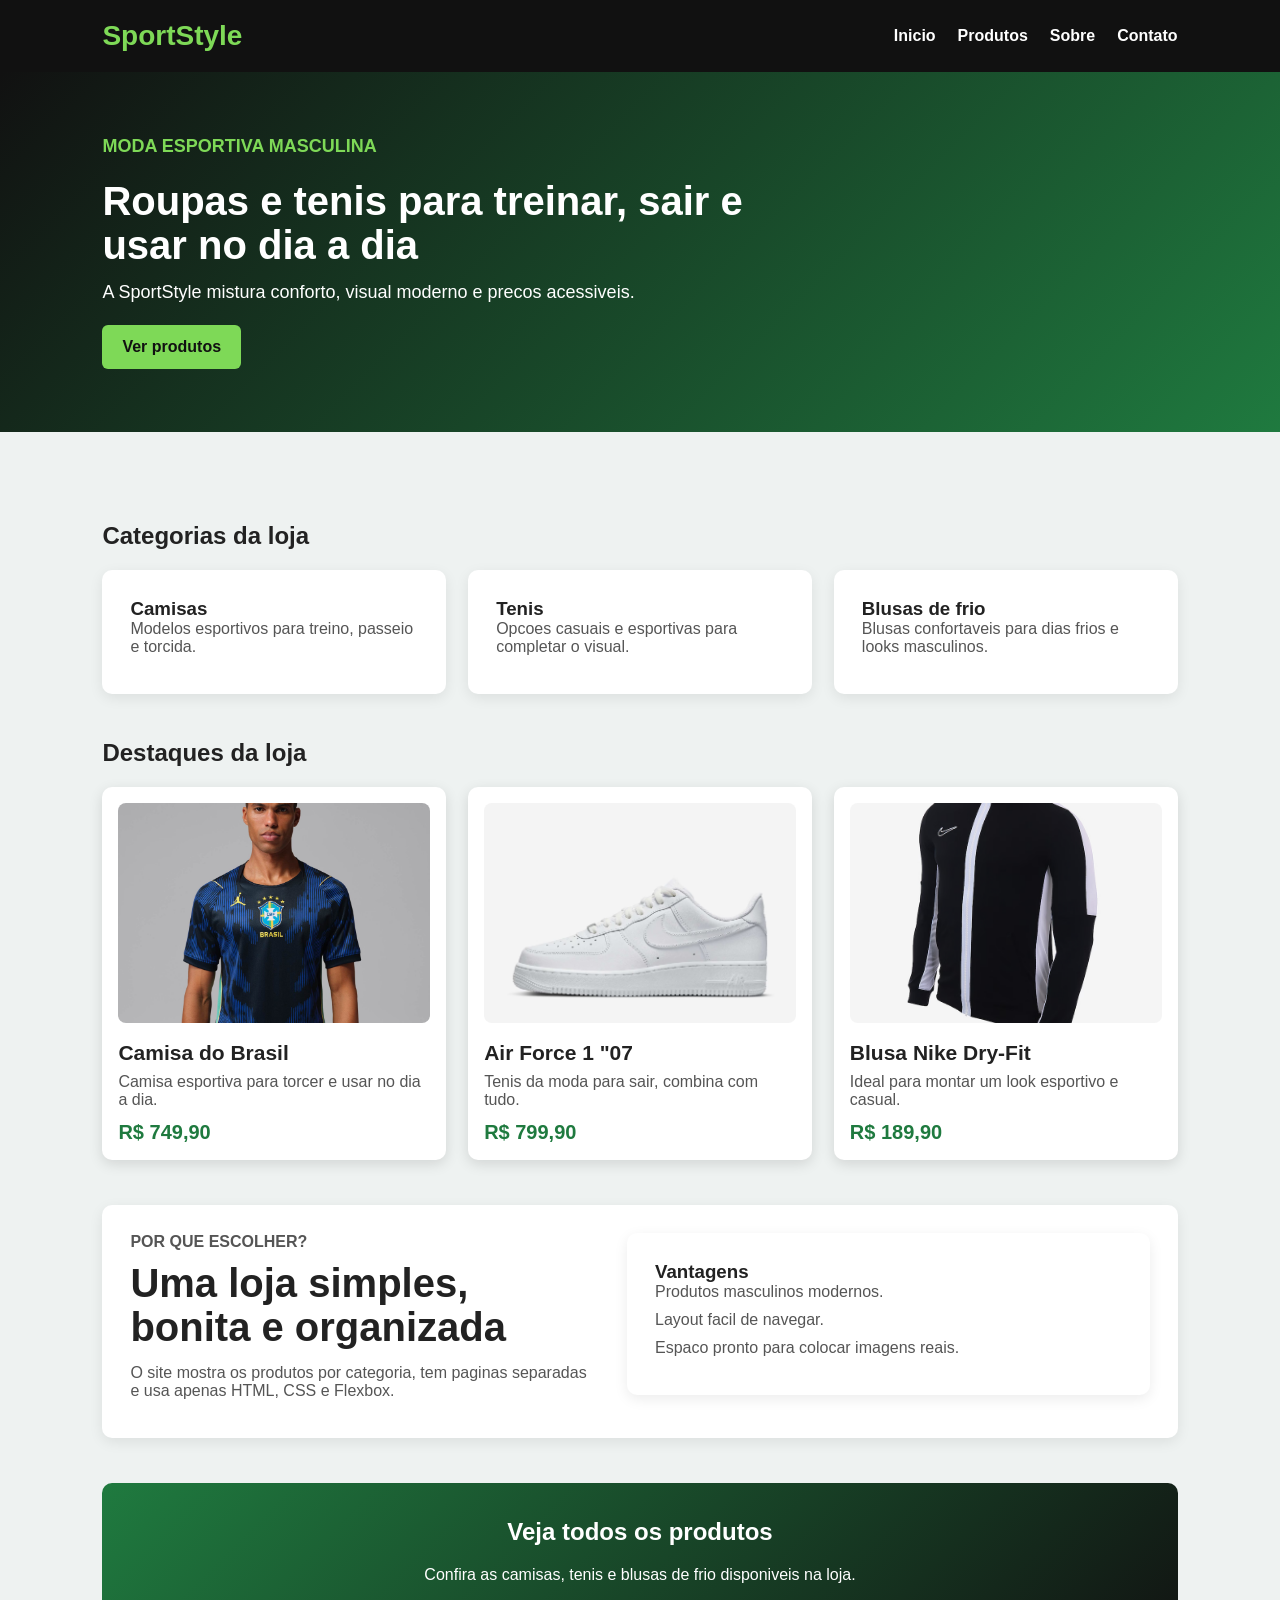
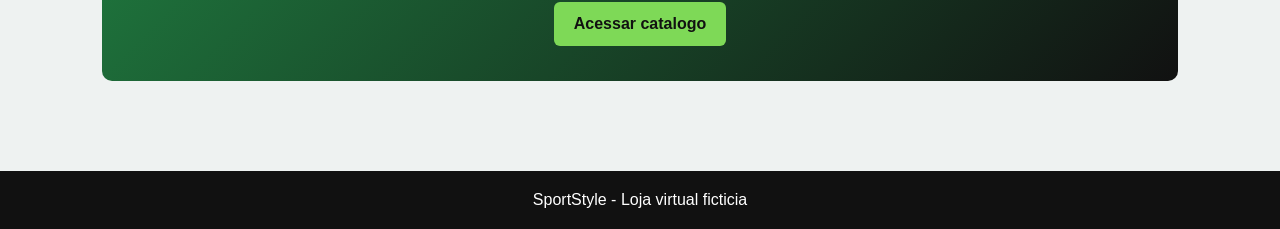
<file: index.html>
<!DOCTYPE html>
<html lang="pt-br">
<head>
    <meta charset="UTF-8">
    <meta name="viewport" content="width=device-width, initial-scale=1.0">
    <title>SportStyle</title>
    <link rel="stylesheet" href="style.css">
</head>
<body>
    <header>
        <h1>SportStyle</h1>

        <nav>
            <a href="index.html">Inicio</a>
            <a href="produtos.html">Produtos</a>
            <a href="sobre.html">Sobre</a>
            <a href="contato.html">Contato</a>
        </nav>
    </header>

    <section class="banner">
        <div class="banner-texto">
            <p class="tag">Moda esportiva masculina</p>
            <h2>Roupas e tenis para treinar, sair e usar no dia a dia</h2>
            <p>A SportStyle mistura conforto, visual moderno e precos acessiveis.</p>
            <a class="botao" href="produtos.html">Ver produtos</a>
        </div>
    </section>

    <main>
        <section>
            <h2>Categorias da loja</h2>

            <div class="categorias">
                <div class="caixa">
                    <h3>Camisas</h3>
                    <p>Modelos esportivos para treino, passeio e torcida.</p>
                </div>

                <div class="caixa">
                    <h3>Tenis</h3>
                    <p>Opcoes casuais e esportivas para completar o visual.</p>
                </div>

                <div class="caixa">
                    <h3>Blusas de frio</h3>
                    <p>Blusas confortaveis para dias frios e looks masculinos.</p>
                </div>
            </div>
        </section>

        <section>
            <h2>Destaques da loja</h2>

            <div class="produtos">
                <div class="card">
                    <img src="imagens/brasil.avif" alt="Camisa do Brasil">
                    <h3>Camisa do Brasil</h3>
                    <p>Camisa esportiva para torcer e usar no dia a dia.</p>
                    <strong>R$ 749,90</strong>
                </div>

                <div class="card">
                    <img src="imagens/Air Force.avif" alt="Tenis casual masculino">
                    <h3>Air Force 1 "07</h3>
                    <p>Tenis da moda para sair, combina com tudo.</p>
                    <strong>R$ 799,90</strong>
                </div>

                <div class="card">
                    <img src="imagens/blusanikedrifit.avif" alt="Blusa de frio preta">
                    <h3>Blusa Nike Dry-Fit</h3>
                    <p>Ideal para montar um look esportivo e casual.</p>
                    <strong>R$ 189,90</strong>
                </div>
            </div>
        </section>

        <section class="sobre-pagina">
            <div>
                <p class="tag">Por que escolher?</p>
                <h2>Uma loja simples, bonita e organizada</h2>
                <p>
                    O site mostra os produtos por categoria, tem paginas separadas
                    e usa apenas HTML, CSS e Flexbox.
                </p>
            </div>

            <div class="caixa">
                <h3>Vantagens</h3>
                <p>Produtos masculinos modernos.</p>
                <p>Layout facil de navegar.</p>
                <p>Espaco pronto para colocar imagens reais.</p>
            </div>
        </section>

        <section class="chamada">
            <h2>Veja todos os produtos</h2>
            <p>Confira as camisas, tenis e blusas de frio disponiveis na loja.</p>
            <a class="botao" href="produtos.html">Acessar catalogo</a>
        </section>
    </main>

    <footer>
        <p>SportStyle - Loja virtual ficticia</p>
    </footer>
</body>
</html>
</file>
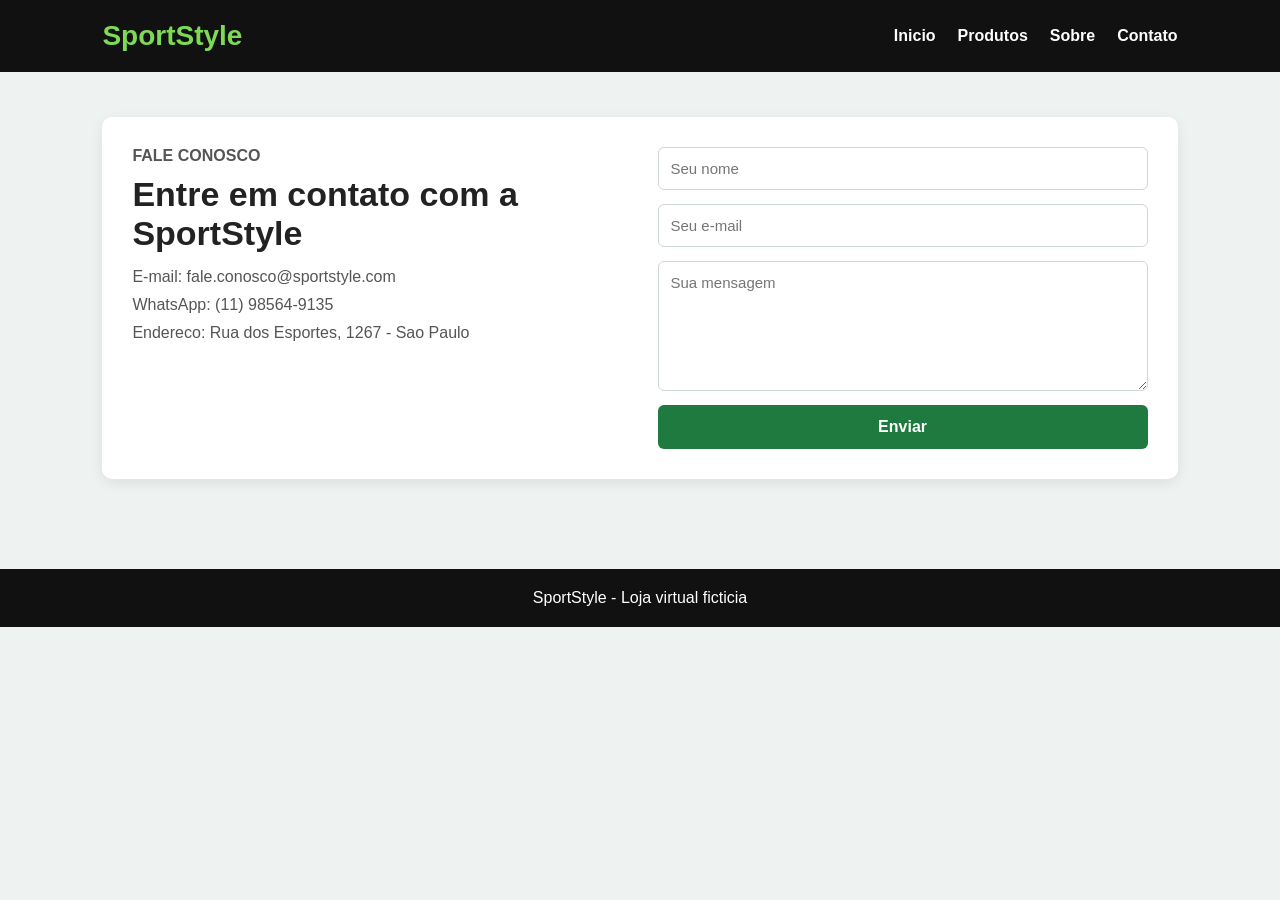
<file: contato.html>
<!DOCTYPE html>
<html lang="pt-br">
<head>
    <meta charset="UTF-8">
    <meta name="viewport" content="width=device-width, initial-scale=1.0">
    <title>Contato - SportStyle</title>
    <link rel="stylesheet" href="style.css">
</head>
<body>
    <header>
        <h1>SportStyle</h1>

        <nav>
            <a href="index.html">Inicio</a>
            <a href="produtos.html">Produtos</a>
            <a href="sobre.html">Sobre</a>
            <a href="contato.html">Contato</a>
        </nav>
    </header>

    <main>
        <section class="contato-pagina">
            <div>
                <p class="tag">Fale conosco</p>
                <h2>Entre em contato com a SportStyle</h2>
                <p>E-mail: fale.conosco@sportstyle.com</p>
                <p>WhatsApp: (11) 98564-9135</p>
                <p>Endereco: Rua dos Esportes, 1267 - Sao Paulo</p>
            </div>

            <form>
                <input type="text" placeholder="Seu nome">
                <input type="email" placeholder="Seu e-mail">
                <textarea placeholder="Sua mensagem"></textarea>
                <button type="submit">Enviar</button>
            </form>
        </section>
    </main>

    <footer>
        <p>SportStyle - Loja virtual ficticia</p>
    </footer>
</body>
</html>
</file>
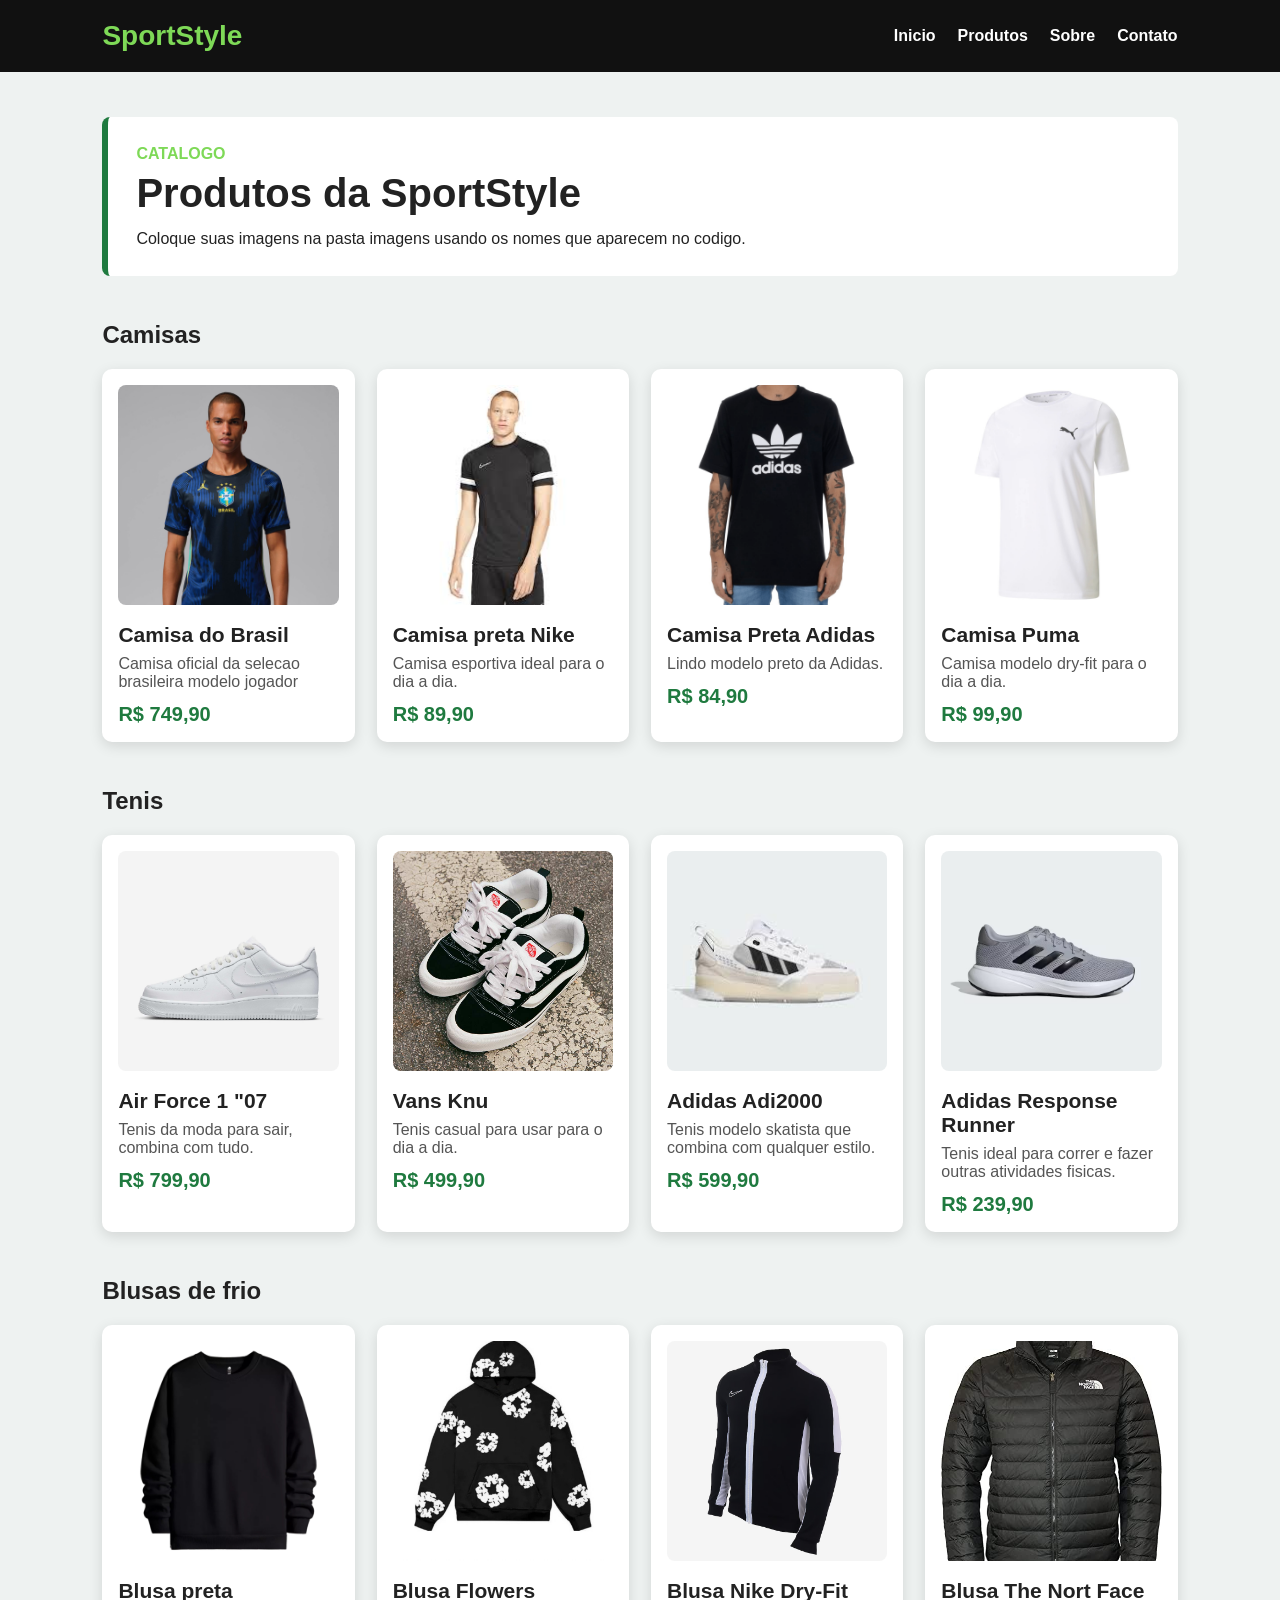
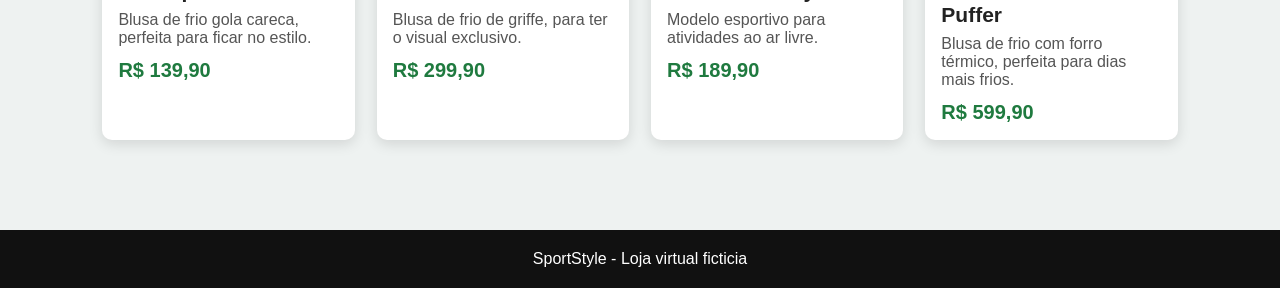
<file: produtos.html>
<!DOCTYPE html>
<html lang="pt-br">
<head>
    <meta charset="UTF-8">
    <meta name="viewport" content="width=device-width, initial-scale=1.0">
    <title>Produtos - SportStyle</title>
    <link rel="stylesheet" href="style.css">
</head>
<body>
    <header>
        <h1>SportStyle</h1>

        <nav>
            <a href="index.html">Inicio</a>
            <a href="produtos.html">Produtos</a>
            <a href="sobre.html">Sobre</a>
            <a href="contato.html">Contato</a>
        </nav>
    </header>

    <main>
        <section class="titulo-pagina">
            <p class="tag">Catalogo</p>
            <h2>Produtos da SportStyle</h2>
            <p>Coloque suas imagens na pasta imagens usando os nomes que aparecem no codigo.</p>
        </section>

        <section>
            <h2>Camisas</h2>

            <div class="produtos">
                <div class="card">
                    <img src="imagens/brasil.avif" alt="Camisa do Brasil">
                    <h3>Camisa do Brasil</h3>
                    <p>Camisa oficial da selecao brasileira modelo jogador</p>
                    <strong>R$ 749,90</strong>
                </div>

                <div class="card">
                    <img src="imagens/camisanike.jpg" alt="Camisa esportiva preta">
                    <h3>Camisa preta Nike</h3>
                    <p>Camisa esportiva ideal para o dia a dia.</p>
                    <strong>R$ 89,90</strong>
                </div>

                <div class="card">
                    <img src="imagens/camisaadidas.png" alt="Camisa esportiva branca">
                    <h3>Camisa Preta Adidas</h3>
                    <p>Lindo modelo preto da Adidas.</p>
                    <strong>R$ 84,90</strong>
                </div>

                <div class="card">
                    <img src="imagens/puma.jpg" alt="Camisa de treino">
                    <h3>Camisa Puma</h3>
                    <p>Camisa modelo dry-fit para o dia a dia.</p>
                    <strong>R$ 99,90</strong>
                </div>
            </div>
        </section>

        <section>
            <h2>Tenis</h2>

            <div class="produtos">
                <div class="card">
                    <img src="imagens/Air Force.avif" alt="Tenis casual masculino">
                    <h3>Air Force 1 "07</h3>
                    <p>Tenis da moda para sair, combina com tudo.</p>
                    <strong>R$ 799,90</strong>
                </div>

                <div class="card">
                    <img src="imagens/vans knu.jpg" alt="Tenis branco masculino">
                    <h3>Vans Knu</h3>
                    <p>Tenis casual para usar para o dia a dia.</p>
                    <strong>R$ 499,90</strong>
                </div>

                <div class="card">
                    <img src="imagens/adidas adi2000.jpg" alt="Tenis preto masculino">
                    <h3>Adidas Adi2000</h3>
                    <p>Tenis modelo skatista que combina com qualquer estilo.</p>
                    <strong>R$ 599,90</strong>
                </div>

                <div class="card">
                    <img src="imagens/tenis academia.avif" alt="Tenis de corrida">
                    <h3>Adidas Response Runner</h3>
                    <p>Tenis ideal para correr e fazer outras atividades fisicas.</p>
                    <strong>R$ 239,90</strong>
                </div>
            </div>
        </section>

        <section>
            <h2>Blusas de frio</h2>

            <div class="produtos">
                <div class="card">
                    <img src="imagens/gola careca.jpg" alt="Blusa de frio preta">
                    <h3>Blusa preta</h3>
                    <p>Blusa de frio gola careca, perfeita para ficar no estilo.</p>
                    <strong>R$ 139,90</strong>
                </div>

                <div class="card">
                    <img src="imagens/flowers.jpg" alt="Blusa de frio cinza">
                    <h3>Blusa Flowers</h3>
                    <p>Blusa de frio de griffe, para ter o visual exclusivo.</p>
                    <strong>R$ 299,90</strong>
                </div>

                <div class="card">
                    <img src="imagens/blusanikedrifit.avif" alt="Blusa de moletom masculina">
                    <h3>Blusa Nike Dry-Fit</h3>
                    <p>Modelo esportivo para atividades ao ar livre.</p>
                    <strong>R$ 189,90</strong>
                </div>

                <div class="card">
                    <img src="imagens/thenortface.jpg" alt="Blusa de frio azul masculina">
                    <h3>Blusa The Nort Face Puffer</h3>
                    <p>Blusa de frio com forro térmico, perfeita para dias mais frios.</p>
                    <strong>R$ 599,90</strong>
                </div>
            </div>
        </section>
    </main>

    <footer>
        <p>SportStyle - Loja virtual ficticia</p>
    </footer>
</body>
</html>
</file>
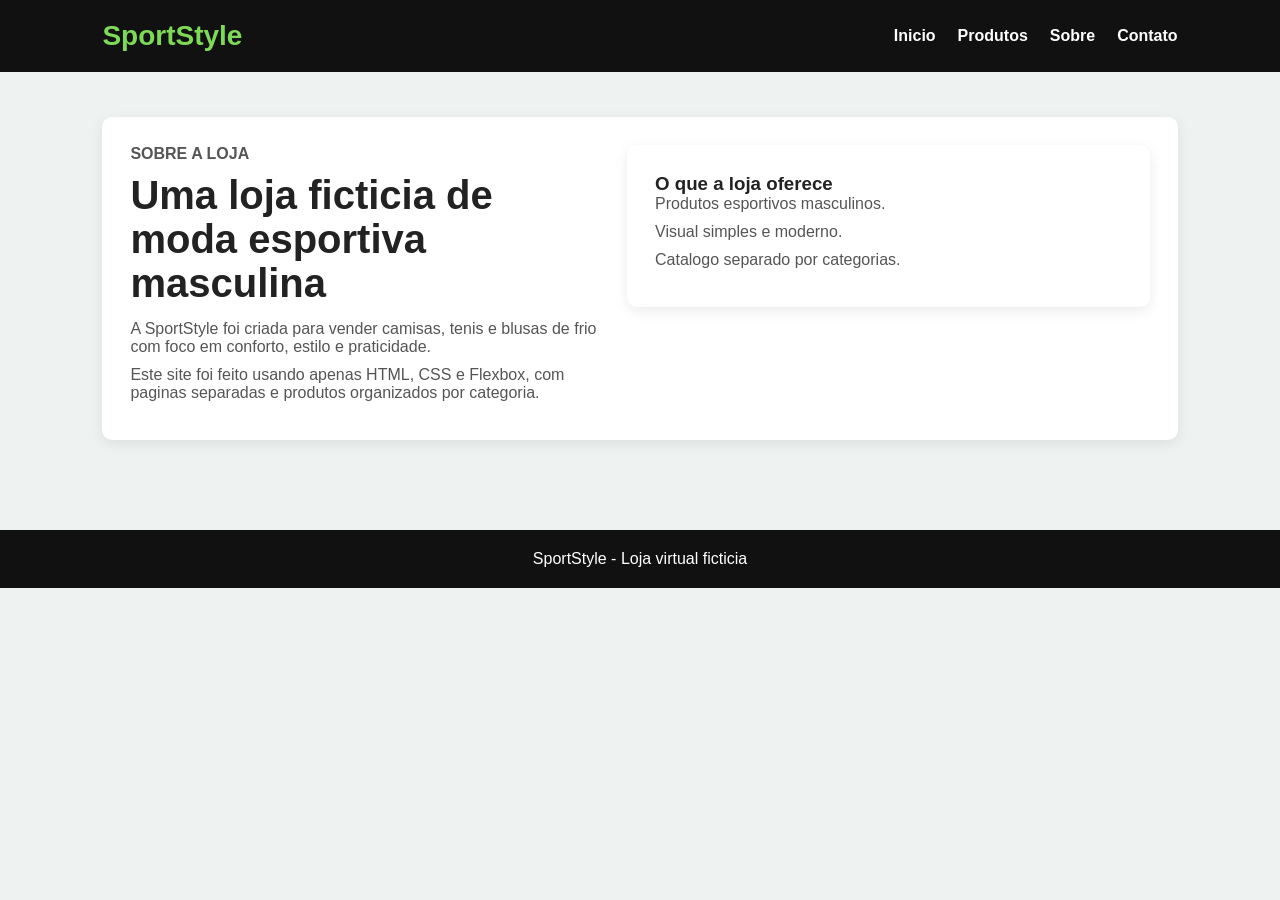
<file: sobre.html>
<!DOCTYPE html>
<html lang="pt-br">
<head>
    <meta charset="UTF-8">
    <meta name="viewport" content="width=device-width, initial-scale=1.0">
    <title>Sobre - SportStyle</title>
    <link rel="stylesheet" href="style.css">
</head>
<body>
    <header>
        <h1>SportStyle</h1>

        <nav>
            <a href="index.html">Inicio</a>
            <a href="produtos.html">Produtos</a>
            <a href="sobre.html">Sobre</a>
            <a href="contato.html">Contato</a>
        </nav>
    </header>

    <main>
        <section class="sobre-pagina">
            <div>
                <p class="tag">Sobre a loja</p>
                <h2>Uma loja ficticia de moda esportiva masculina</h2>
                <p>
                    A SportStyle foi criada para vender camisas, tenis e blusas de frio
                    com foco em conforto, estilo e praticidade.
                </p>
                <p>
                    Este site foi feito usando apenas HTML, CSS e Flexbox, com paginas
                    separadas e produtos organizados por categoria.
                </p>
            </div>

            <div class="caixa">
                <h3>O que a loja oferece</h3>
                <p>Produtos esportivos masculinos.</p>
                <p>Visual simples e moderno.</p>
                <p>Catalogo separado por categorias.</p>
            </div>
        </section>
    </main>

    <footer>
        <p>SportStyle - Loja virtual ficticia</p>
    </footer>
</body>
</html>
</file>
<file: style.css>
* {
    box-sizing: border-box;
    margin: 0;
    padding: 0;
}

body {
    background: #eef2f1;
    color: #222;
    font-family: Arial, Helvetica, sans-serif;
}

header {
    align-items: center;
    background: #111;
    color: white;
    display: flex;
    justify-content: space-between;
    padding: 20px 8%;
}

header h1 {
    color: #7ed957;
    font-size: 28px;
}

nav {
    display: flex;
    gap: 22px;
}

nav a {
    color: white;
    font-weight: bold;
    text-decoration: none;
}

nav a:hover {
    color: #7ed957;
}

.banner {
    align-items: center;
    background: linear-gradient(135deg, #111 0%, #1f7a3f 100%);
    color: white;
    display: flex;
    min-height: 360px;
    padding: 55px 8%;
}

.banner-texto {
    max-width: 650px;
}

.tag {
    color: #7ed957;
    font-weight: bold;
    margin-bottom: 8px;
    text-transform: uppercase;
}

.banner h2,
.titulo-pagina h2,
.sobre-pagina h2 {
    font-size: 40px;
    line-height: 1.1;
    margin-bottom: 15px;
}

.banner p {
    font-size: 18px;
    margin-bottom: 22px;
}

.botao {
    background: #7ed957;
    border-radius: 6px;
    color: #111;
    display: inline-block;
    font-weight: bold;
    padding: 13px 20px;
    text-decoration: none;
}

main {
    padding: 45px 8%;
}

section {
    margin-bottom: 45px;
}

section h2 {
    margin-bottom: 20px;
}

.titulo-pagina {
    background: white;
    border-left: 6px solid #1f7a3f;
    border-radius: 8px;
    padding: 28px;
}

.titulo-pagina p {
    max-width: 700px;
}

.produtos {
    display: flex;
    flex-wrap: wrap;
    gap: 22px;
}

.categorias {
    display: flex;
    flex-wrap: wrap;
    gap: 22px;
}

.categorias .caixa {
    flex: 1 1 240px;
}

.card {
    background: white;
    border-radius: 10px;
    box-shadow: 0 4px 14px rgba(0, 0, 0, 0.12);
    flex: 1 1 240px;
    padding: 16px;
}

.card img {
    background: #d8dedb;
    border-radius: 8px;
    height: 220px;
    object-fit: cover;
    width: 100%;
}

.card h3 {
    font-size: 21px;
    margin: 14px 0 8px;
}

.card p {
    color: #555;
    margin-bottom: 12px;
}

.card strong {
    color: #1f7a3f;
    font-size: 20px;
}

.caixa,
.sobre-pagina {
    background: white;
    border-radius: 10px;
    box-shadow: 0 4px 14px rgba(0, 0, 0, 0.08);
    padding: 28px;
}

.sobre-pagina {
    align-items: flex-start;
    display: flex;
    gap: 30px;
}

.sobre-pagina > div {
    flex: 1;
}

.sobre-pagina p,
.caixa p {
    color: #555;
    margin-bottom: 10px;
}

.chamada {
    background: linear-gradient(135deg, #1f7a3f, #111);
    border-radius: 10px;
    color: white;
    padding: 35px;
    text-align: center;
}

.chamada p {
    margin-bottom: 18px;
}

.contato-pagina {
    align-items: flex-start;
    background: white;
    border-radius: 10px;
    box-shadow: 0 4px 14px rgba(0, 0, 0, 0.08);
    display: flex;
    gap: 35px;
    padding: 30px;
}

.contato-pagina > div,
.contato-pagina form {
    flex: 1;
}

.contato-pagina h2 {
    font-size: 34px;
    margin-bottom: 15px;
}

.contato-pagina p {
    color: #555;
    margin-bottom: 10px;
}

form {
    display: flex;
    flex-direction: column;
    gap: 14px;
}

input,
textarea {
    border: 1px solid #cfd8d3;
    border-radius: 6px;
    font-family: Arial, Helvetica, sans-serif;
    font-size: 15px;
    padding: 12px;
}

textarea {
    min-height: 130px;
    resize: vertical;
}

button {
    background: #1f7a3f;
    border: 0;
    border-radius: 6px;
    color: white;
    cursor: pointer;
    font-size: 16px;
    font-weight: bold;
    padding: 13px;
}

footer {
    background: #111;
    color: white;
    padding: 20px;
    text-align: center;
}

@media (max-width: 750px) {
    header,
    nav,
    .sobre-pagina,
    .contato-pagina {
        align-items: center;
        flex-direction: column;
        text-align: center;
    }

    header {
        gap: 15px;
    }

    nav {
        gap: 12px;
    }

    .banner h2,
    .titulo-pagina h2,
    .sobre-pagina h2 {
        font-size: 30px;
    }
}
</file>
